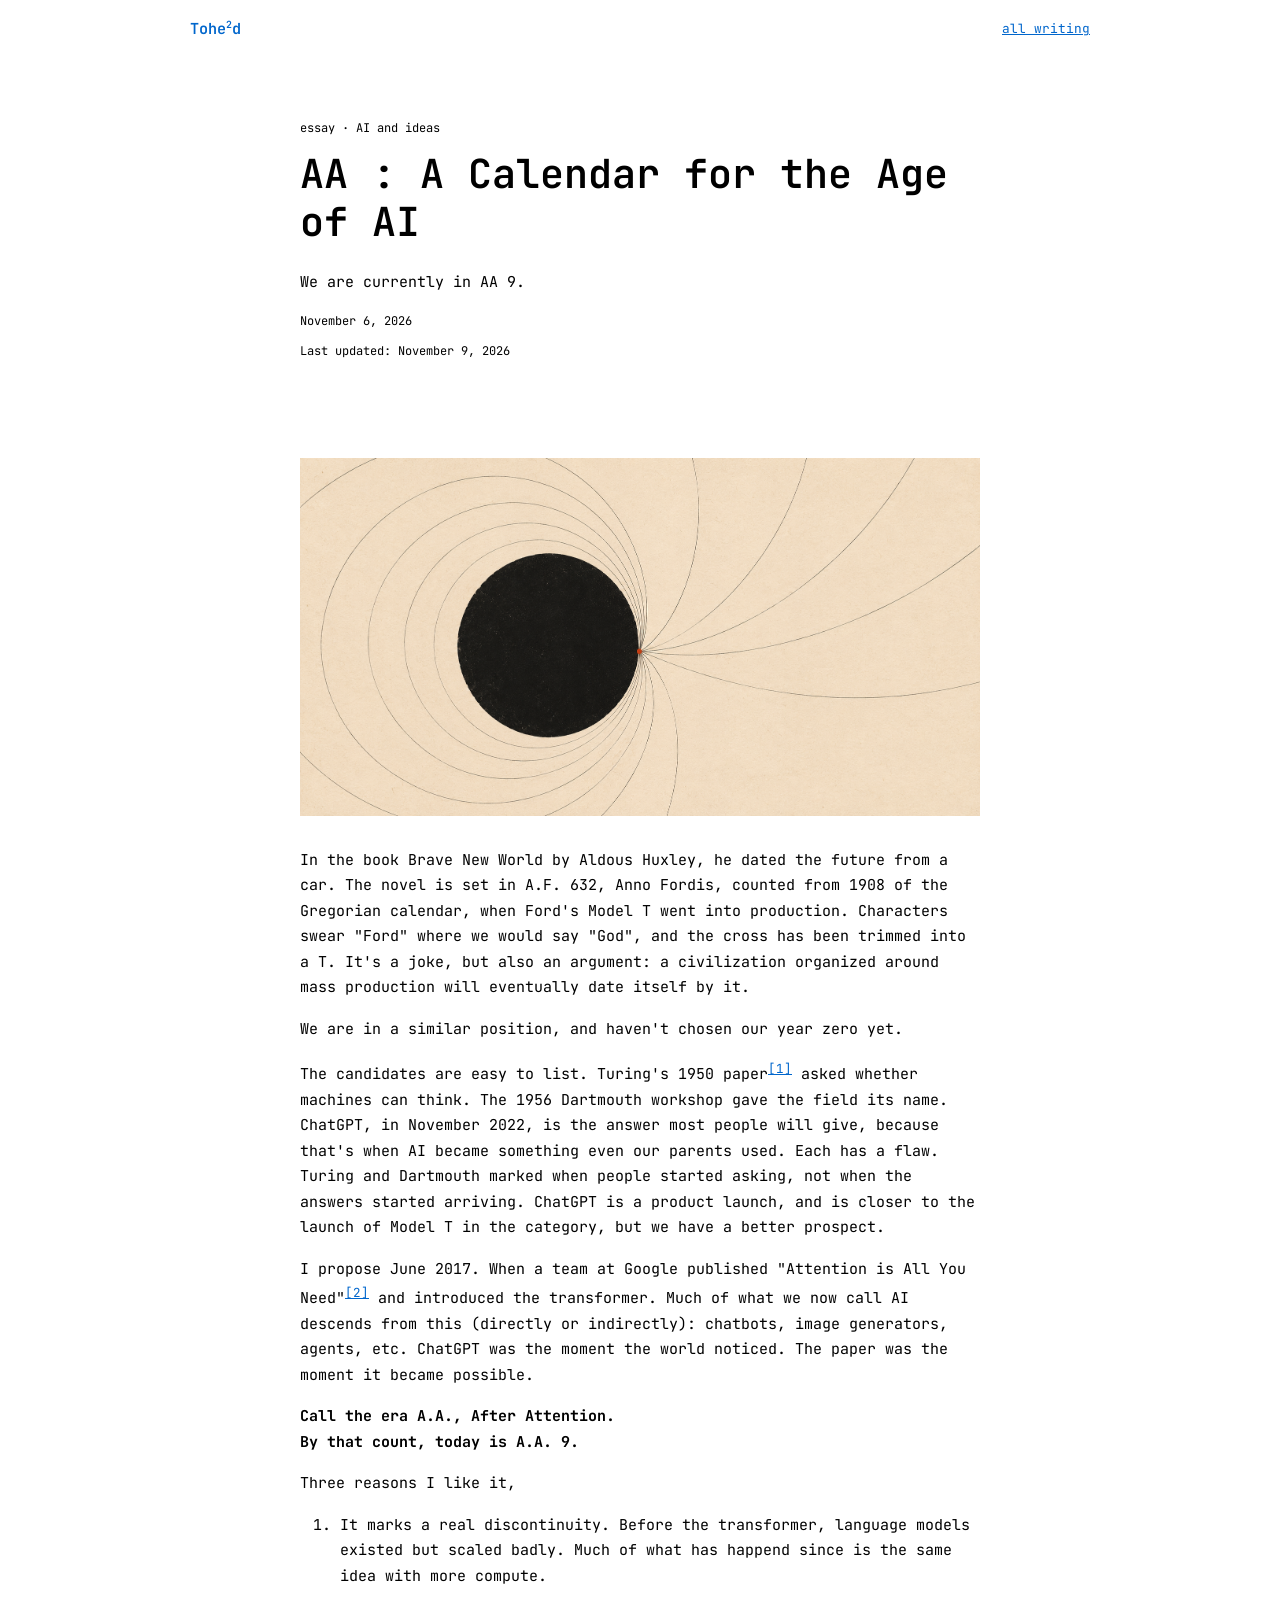
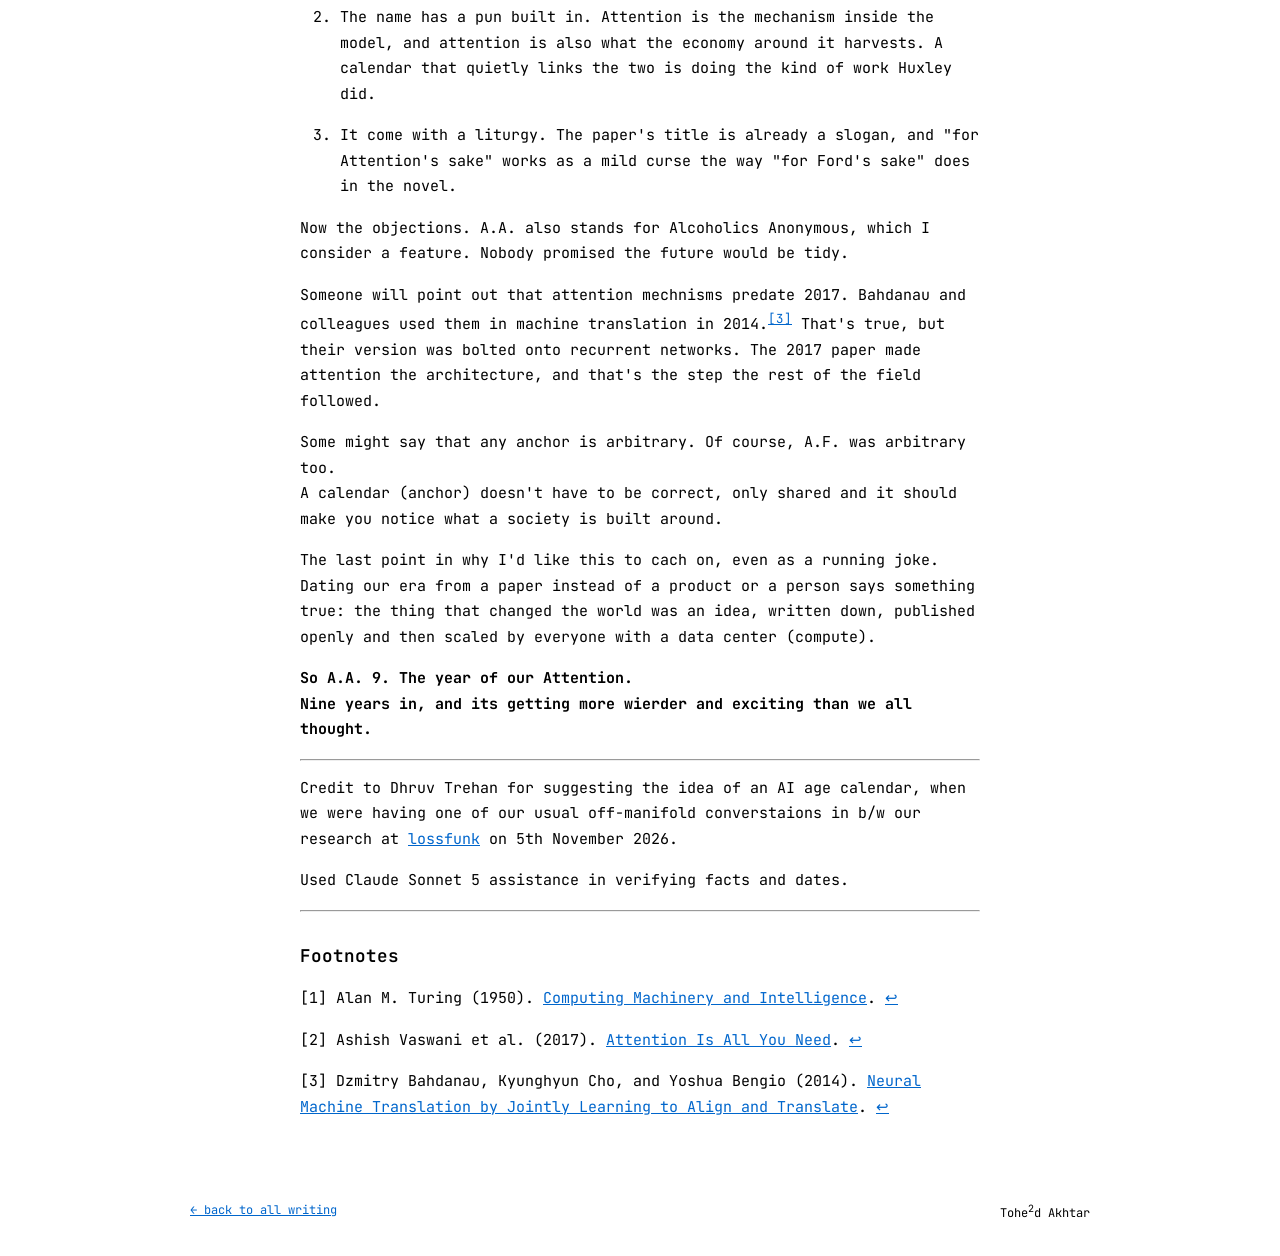
<file: posts/aa-a-calendar-for-the-age-of-ai.html>
<!DOCTYPE html>
<html lang="en">
<head>
    <meta charset="UTF-8">
    <meta name="viewport" content="width=device-width, initial-scale=1">
    <meta name="description" content="We are currently in AA 9.">
    
    <title>AA : A Calendar for the Age of AI — Tohe²d Akhtar</title>
    <link rel="icon" type="image/png" sizes="32x32" href="../assets/logo/favicon.png">
    <link rel="apple-touch-icon" sizes="180x180" href="../assets/logo/apple-touch-icon.png">
    <link rel="preconnect" href="https://fonts.googleapis.com">
    <link rel="preconnect" href="https://fonts.gstatic.com" crossorigin>
    <link href="https://fonts.googleapis.com/css2?family=JetBrains+Mono:wght@300;400;500;600&display=swap" rel="stylesheet">
    <link rel="stylesheet" href="../css/portfolio.css">
    <link rel="stylesheet" href="../css/post.css">
</head>
<body>
    <header class="post-site-header">
        <a class="site-name" href="../index.html" aria-label="Tohe squared d Akhtar home">Tohe<sup>2</sup>d</a>
        <a href="../index.html#blog">all writing</a>
    </header>
    <main class="blog-post">
        <header class="post-header">
            <p class="post-label">essay · AI and ideas</p>
            <h1>AA : A Calendar for the Age of AI</h1>
            <p class="post-description">We are currently in AA 9.</p>
            <time datetime="2026-11-06">November 6, 2026</time>
            <p class="post-updated">Last updated: <time datetime="2026-11-09">November 9, 2026</time></p>
        </header>
        <article class="post-content">
<p><img src="../assets/images/nine-orbits-one-point.png" alt="Nine Orbits, One Point"></p>
<p>In the book Brave New World by Aldous Huxley, he dated the future from a car. The novel is set in A.F. 632, Anno Fordis, counted from 1908 of the Gregorian calendar, when Ford&#39;s Model T went into production. Characters swear &quot;Ford&quot; where we would say &quot;God&quot;, and the cross has been trimmed into a T. It&#39;s a joke, but also an argument: a civilization organized around mass production will eventually date itself by it.</p>
<p>We are in a similar position, and haven&#39;t chosen our year zero yet.</p>
<p>The candidates are easy to list. Turing&#39;s 1950 paper<sup><a href="#fn-1" id="ref-1" aria-label="Footnote 1">[1]</a></sup> asked whether machines can think. The 1956 Dartmouth workshop gave the field its name. ChatGPT, in November 2022, is the answer most people will give, because that&#39;s when AI became something even our parents used. Each has a flaw. Turing and Dartmouth marked when people started asking, not when the answers started arriving. ChatGPT is a product launch, and is closer to the launch of Model T in the category, but we have a better prospect.</p>
<p>I propose June 2017. When a team at Google published &quot;Attention is All You Need&quot;<sup><a href="#fn-2" id="ref-2" aria-label="Footnote 2">[2]</a></sup> and introduced the transformer. Much of what we now call AI descends from this (directly or indirectly): chatbots, image generators, agents, etc. ChatGPT was the moment the world noticed. The paper was the moment it became possible.</p>
<p><strong>Call the era A.A., After Attention.</strong><br><strong>By that count, today is A.A. 9.</strong></p>
<p>Three reasons I like it,</p>
<ol>
<li><p>It marks a real discontinuity. Before the transformer, language models existed but scaled badly. Much of what has happend since is the same idea with more compute.</p>
</li>
<li><p>The name has a pun built in. Attention is the mechanism inside the model, and attention is also what the economy around it harvests. A calendar that quietly links the two is doing the kind of work Huxley did.</p>
</li>
<li><p>It come with a liturgy. The paper&#39;s title is already a slogan, and &quot;for Attention&#39;s sake&quot; works as a mild curse the way &quot;for Ford&#39;s sake&quot; does in the novel.</p>
</li>
</ol>
<p>Now the objections. A.A. also stands for Alcoholics Anonymous, which I consider a feature. Nobody promised the future would be tidy.</p>
<p>Someone will point out that attention mechnisms predate 2017. Bahdanau and colleagues used them in machine translation in 2014.<sup><a href="#fn-3" id="ref-3" aria-label="Footnote 3">[3]</a></sup> That&#39;s true, but their version was bolted onto recurrent networks. The 2017 paper made attention the architecture, and that&#39;s the step the rest of the field followed.</p>
<p>Some might say that any anchor is arbitrary. Of course, A.F. was arbitrary too.<br>A calendar (anchor) doesn&#39;t have to be correct, only shared and it should make you notice what a society is built around.</p>
<p>The last point in why I&#39;d like this to cach on, even as a running joke. Dating our era from a paper instead of a product or a person says something true: the thing that changed the world was an idea, written down, published openly and then scaled by everyone with a data center (compute).</p>
<p><strong>So A.A. 9. The year of our Attention.</strong><br><strong>Nine years in, and its getting more wierder and exciting than we all thought.</strong></p>
<hr>
<p>Credit to Dhruv Trehan for suggesting the idea of an AI age calendar, when we were having one of our usual off-manifold converstaions in b/w our research at <a href="https://lossfunk.com">lossfunk</a> on 5th November 2026.</p>
<p>Used Claude Sonnet 5 assistance in verifying facts and dates.</p>
<hr>
<h3>Footnotes</h3>
<p id="fn-1">[1] Alan M. Turing (1950). <a href="https://doi.org/10.1093/mind/LIX.236.433">Computing Machinery and Intelligence</a>. <a href="#ref-1" aria-label="Back to citation 1">↩</a></p>

<p id="fn-2">[2] Ashish Vaswani et al. (2017). <a href="https://arxiv.org/abs/1706.03762">Attention Is All You Need</a>. <a href="#ref-2" aria-label="Back to citation 2">↩</a></p>

<p id="fn-3">[3] Dzmitry Bahdanau, Kyunghyun Cho, and Yoshua Bengio (2014). <a href="https://arxiv.org/abs/1409.0473">Neural Machine Translation by Jointly Learning to Align and Translate</a>. <a href="#ref-3" aria-label="Back to citation 3">↩</a></p>

        </article>
    </main>
    <footer class="post-footer">
        <a href="../index.html#blog">← back to all writing</a>
        <span>Tohe<sup>2</sup>d Akhtar</span>
    </footer>
</body>
</html>
</file>
<file: css/portfolio.css>
:root { --mono: "JetBrains Mono", monospace; }
* { box-sizing: border-box; }
html { scroll-behavior: smooth; scroll-padding-top: 5rem; }
body { margin: 0; font: 400 15px/1.7 var(--mono); }
a, a:visited { color: #06c; }
button { font: inherit; }
img { max-width: 100%; }
.skip-link { position: fixed; top: 1rem; left: 1rem; z-index: 20; transform: translateY(-200%); }
.skip-link:focus { transform: translateY(0); }
.site-header, .paper-container, .site-footer { width: min(1080px, calc(100% - 48px)); margin-inline: auto; }
.site-header { position: sticky; top: 0; z-index: 10; display: flex; align-items: center; gap: 1rem; padding: 12px 0; background: Canvas; }
.site-brand { display: flex; align-items: center; gap: .6rem; white-space: nowrap; }
.site-name { font-size: .95rem; font-weight: 600; text-decoration: none; white-space: nowrap; }
.site-name sup { font-size: .65em; }
.top-nav { display: flex; gap: .8rem; margin-left: auto; }
.nav-item { font: 500 .8rem var(--mono); }
.paper-container { min-height: calc(100vh - 130px); padding: 32px 0 48px; }
.content-area { width: 100%; max-width: 680px; margin-inline: auto; outline: none; }
.page-meta { display: flex; justify-content: space-between; padding-bottom: 1rem; font-size: .7rem; }
#content { overflow-wrap: anywhere; }
#content h3 { margin: 2rem 0 1rem; font: 600 1.8rem/1.3 var(--mono); }
#content > p { margin: 0 0 1.2rem; }
#content h4, .experience-title { margin-bottom: .8rem; font-size: 1.1rem; font-weight: 600; }
.experience, .profile-section { margin-top: 2.5rem; }
.experience-list, .achievement-list { padding-left: 1.2rem; }
.experience-item { padding-bottom: 1rem; }
.experience-row { display: flex; justify-content: space-between; flex-wrap: wrap; gap: .25rem 1rem; }
.experience-role { font-weight: 600; }
.experience-date, .experience-location, .research-status, .post-list time { font-size: .75rem; }
#content[data-section="research"] > ul > li { margin-bottom: 1.5rem; }
#content[data-section="research"] > ul > li:last-child { margin-bottom: 0; }
.post-list p { margin: .35rem 0; }
.post-list > li { margin-bottom: 1.5rem; }
.about-ship { display: block; width: min(100%, 480px); aspect-ratio: 16 / 9; height: auto; object-fit: cover; margin-top: 2rem; }
.site-footer { display: flex; justify-content: space-between; flex-wrap: wrap; gap: 1rem; padding: 1rem 0; font-size: .7rem; }
.site-footer sup { font-size: .5em; }
@media (max-width: 680px) {
  .site-header, .paper-container, .site-footer { width: calc(100% - 32px); }
  .site-header { flex-wrap: wrap; gap: .5rem; }
  .top-nav { order: 3; width: 100%; justify-content: space-between; margin-left: 0; }
  .nav-item { font-size: .7rem; }
  .paper-container { padding-top: 1.5rem; }
  .experience-row { flex-direction: column; }
}
@media (prefers-reduced-motion: reduce) { html { scroll-behavior: auto; } }
@media print { .site-header, .site-footer { display: none; } .paper-container { width: 100%; padding: 0; } }
</file>
<file: css/post.css>
.post-site-header, .post-footer { width: min(900px, calc(100% - 48px)); margin-inline: auto; }
.post-site-header { display: flex; align-items: center; padding: 1rem 0; font-size: .8rem; }
.post-site-header > a:not(.site-name) { margin-left: auto; }
.blog-post { width: min(900px, calc(100% - 48px)); margin-inline: auto; padding: 3rem 0; }
.post-header, .post-content { max-width: 680px; margin-inline: auto; }
.post-header { padding-bottom: 2rem; }
.post-label, .post-header time { font-size: .75rem; }
.post-updated { margin: .5rem 0 0; font-size: .75rem; }
.post-header h1 { margin: 0; font: 600 clamp(1.8rem, 4vw, 2.5rem)/1.2 var(--mono); }
.post-description { margin: 1.5rem 0 .75rem; }
.post-content { padding-top: 2rem; }
.post-content h2 { margin: 2.5rem 0 1rem; font: 600 1.4rem/1.3 var(--mono); }
.post-content h3 { margin-top: 2rem; font: 600 1.1rem/1.4 var(--mono); }
.post-content p, .post-content li { margin-bottom: 1rem; }
.post-content pre { max-width: 100%; overflow-x: auto; }
.post-content code { font: .9em var(--mono); }
.post-content img { display: block; max-width: 100%; height: auto; margin: 2rem auto; }
.post-footer { display: flex; justify-content: space-between; gap: 1rem; padding: 1rem 0 2rem; font-size: .75rem; }
@media (max-width: 540px) {
  .post-site-header, .post-footer, .blog-post { width: calc(100% - 32px); }
  .blog-post { padding: 2.5rem 0; }
}
</file>
